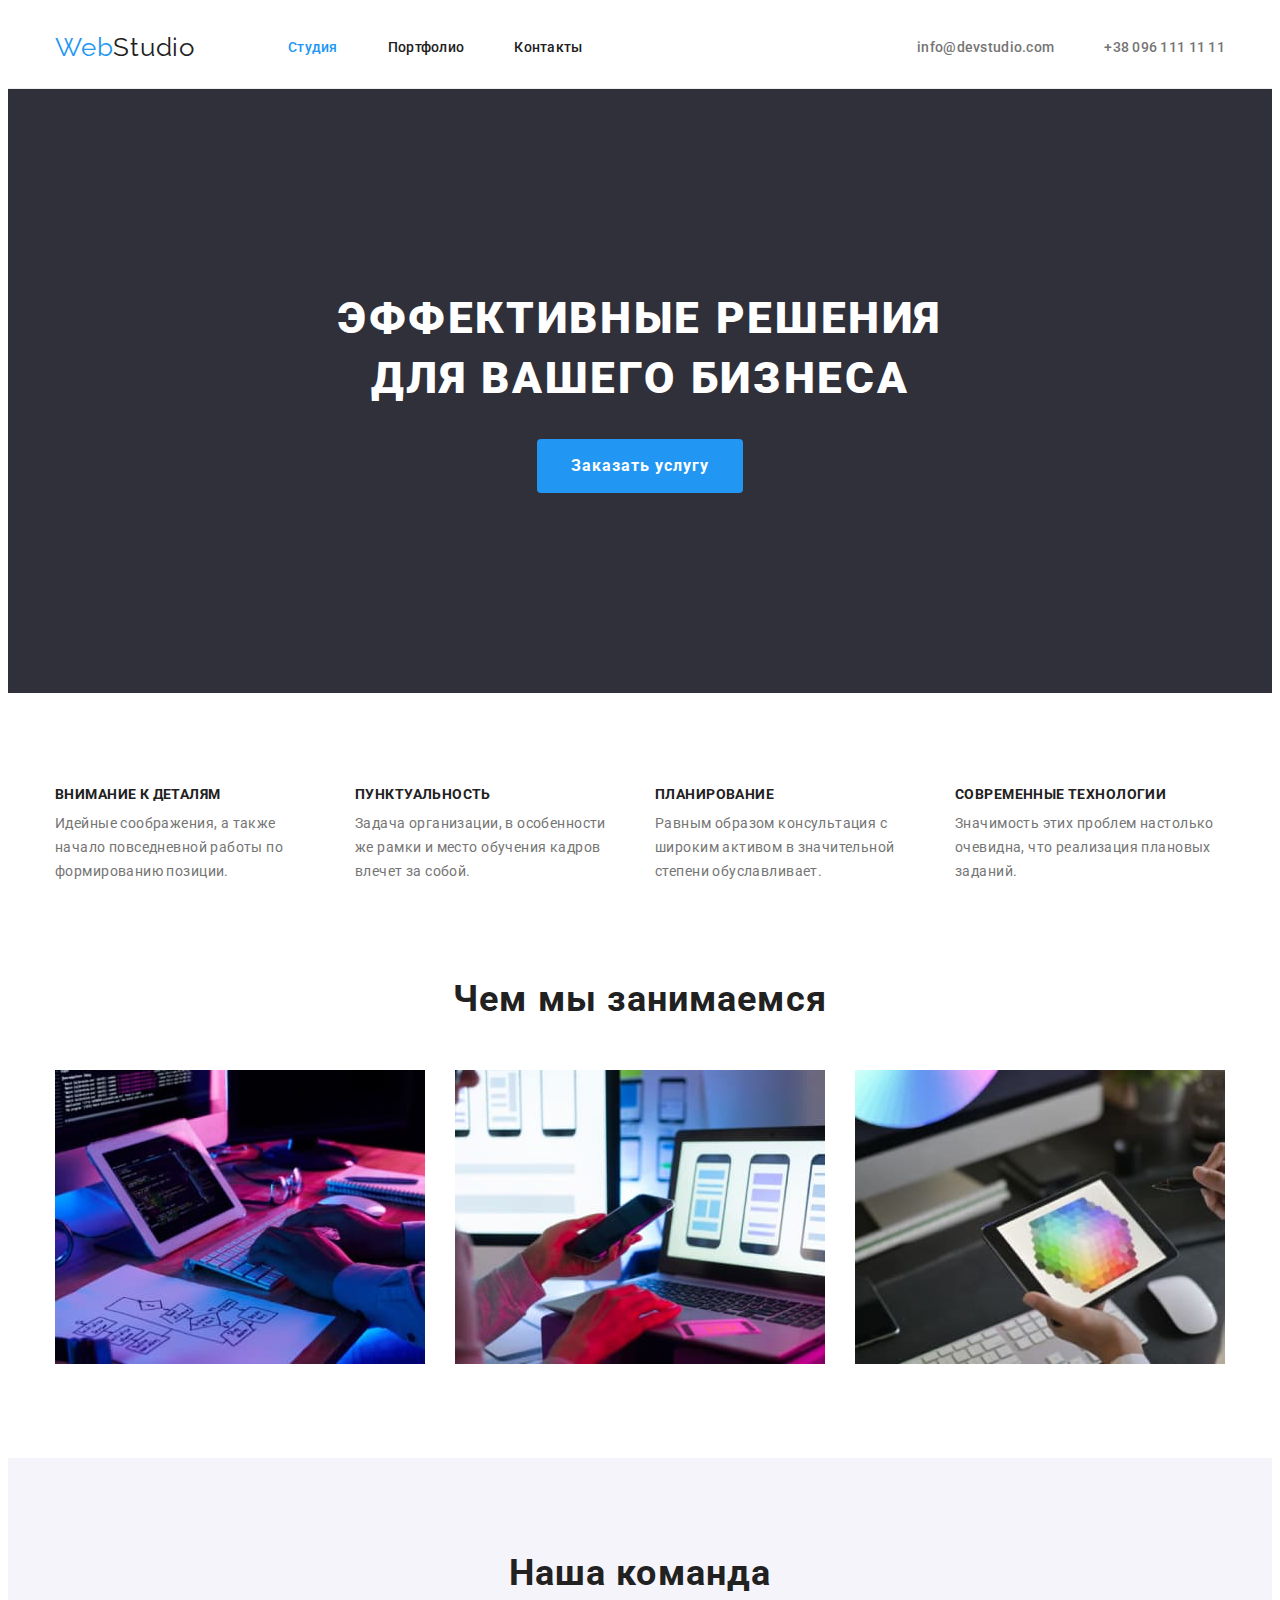
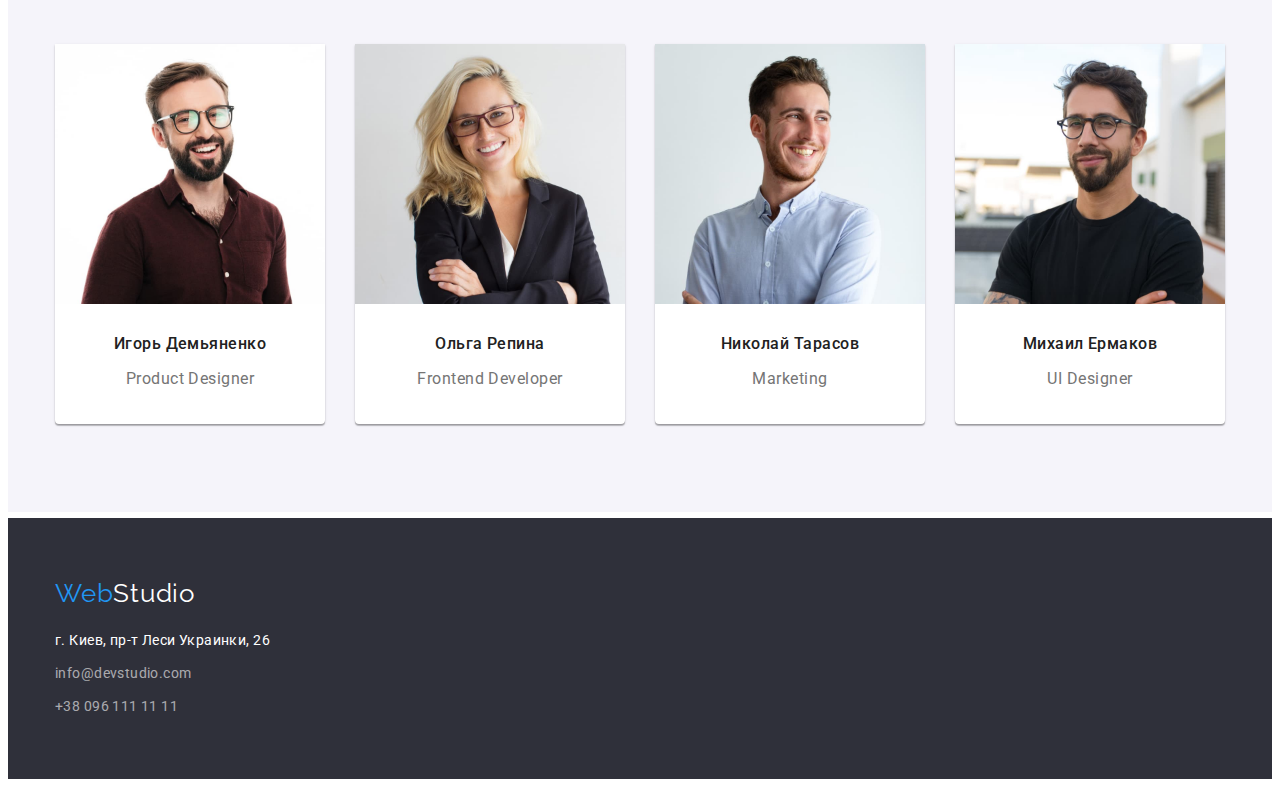
<file: index.html>
<!DOCTYPE html>
<html lang="ru">
<head>
    <meta charset="UTF-8">
    <meta http-equiv="X-UA-Compatible" content="IE=edge">
    <meta name="viewport" content="width=device-width, initial-scale=1.0">
    <title>Студия</title>
    <link rel="preconnect" href="https://fonts.googleapis.com">
    <link rel="preconnect" href="https://fonts.gstatic.com" crossorigin>
    <link href="https://fonts.googleapis.com/css2?family=Raleway:wght@700&family=Roboto:wght@400;500;700;900&display=swap" rel="stylesheet">
    <link rel="stylesheet" href="https://cdnjs.cloudflare.com/ajax/libs/modern-normalize/1.1.0/modern-normalize.min.css" integrity="sha512-wpPYUAdjBVSE4KJnH1VR1HeZfpl1ub8YT/NKx4PuQ5NmX2tKuGu6U/JRp5y+Y8XG2tV+wKQpNHVUX03MfMFn9Q==" crossorigin="anonymous" referrerpolicy="no-referrer" />
    <link rel="stylesheet" href="./css/styles.css">
</head>
    <body>
        <header class="header-studio">
            <div class="container header-container">
                <a class="link logo-hdr" href=""><span class="logo-accent">Web</span>Studio</a>
                <nav class="nav-block">
                    <ul class="site-nav">
                        <li class="site-nav-item"><a class="link-current" href="./index.html">Студия</a></li>
                        <li class="site-nav-item"><a class="link" href="./portfolio.html">Портфолио</a></li>
                        <li class="site-nav-item"><a class="link" href="">Контакты</a></li>
                    </ul>
                </nav>
                <ul class="contact-nav">
                    <li class="contact-nav-item"><a class="link mail-hdr" href="mailto:info@devstudio.com">info@devstudio.com</a></li>
                    <li class="contact-nav-item"><a class="link tel-hdr" href="tel:+380961111111">+38 096 111 11 11</a></li>
                </ul>
            </div>
        </header>
    <main>

    <!-- ГЕРОЙ -->

        <section class="order">
            <div class="container order-container">
                <h1 class="above-btn-txt">Эффективные решения для вашего бизнеса</h1>
                <button class="order-btn" type="button">Заказать услугу</button>
            </div>
        </section>
    
    <!-- ОСОБЕННОСТИ-->

    <section class="features" >
        <div class="container features-container">
            <ul class="features-list">
                <li class="features-list-item">
                    <h3 class="features-header">Внимание к деталям</h3>
                    <p class="features-description">Идейные соображения, а также начало повседневной работы по формированию позиции.</p>
                </li>
                <li class="features-list-item">
                    <h3 class="features-header">Пунктуальность</h3>
                    <p class="features-description">Задача организации, в особенности же рамки и место обучения кадров влечет за собой.</p>
                </li>
                <li class="features-list-item">
                    <h3 class="features-header">Планирование</h3>
                    <p class="features-description">Равным образом консультация с широким активом в значительной степени обуславливает.</p>
                </li>
                <li class="features-list-item">
                    <h3 class="features-header">Современные технологии</h3>
                    <p class="features-description">Значимость этих проблем настолько очевидна, что реализация плановых заданий.</p>
                </li>
            </ul>
        </div>
    </section>

    <!-- УСЛУГИ -->

    <section class="service">
        <div class="container service">
            <h2 class="service-header">Чем мы занимаемся</h2>
            <ul class="service-list">
                <li class="service-list-item">
                    <img src="./images/photo_1.jpg" alt="Рабочее место в оффисе" width="370" height="294">
                </li>
                <li class="service-list-item">
                    <img src="./images/photo_2.jpg" alt="Разработка веб-интерфейса приложения" width="370" height="294">
                </li>
                <li class="service-list-item">
                    <img src="./images/photo_3.jpg" alt="Работа с графическим планшетом" width="370" height="294">
                </li>
            </ul>
        </div>
    </section>

    <!-- КОМАНДА -->

    <section class="team">
        <div class="container-team">
            <h2 class="team-header">Наша команда</h2>
            <ul class="team-list">
                <li class="team-list-item">
                    <img class="team-photo" src="./images/team_1.jpg" alt="Игорь Демьяненко" width="270" height="260">
                    <div class="team-text"><h3 class="team-list-header">Игорь Демьяненко</h3>
                    <p class="team-list-activity">Product Designer</p></div>
                </li>
                <li class="team-list-item">
                    <img class="team-photo" src="./images/team_2.jpg" alt="Ольга Репина" width="270" height="260">
                    <div class="team-text"><h3 class="team-list-header">Ольга Репина</h3>
                    <p class="team-list-activity">Frontend Developer</p></div>
                </li>
                <li class="team-list-item">
                    <img class="team-photo" src="./images/team_3.jpg" alt="Николай Тарасов" width="270" height="260">
                    <div class="team-text"><h3 class="team-list-header">Николай Тарасов</h3>
                    <p class="team-list-activity">Marketing</p></div>                
                </li>
                <li class="team-list-item">
                    <img class="team-photo" src="./images/team_4.jpg" alt="Михаил Ермаков" width="270" height="260">
                    <div class="team-text"><h3 class="team-list-header">Михаил Ермаков</h3>
                    <p class="team-list-activity">UI Designer</p></div>
                </li>
            </ul>
        </div>
    </section>
</main>
    <footer class="footer-studio">
        <div class="container footer-container">
            <a class="link logo-ftr" href=""><span class="logo-accent">Web</span>Studio</a>
            <address class="footer-adress">
                <ul class="adress-list">
                    <li class="adress-item"><a class="link adress-ftr" href="">г. Киев, пр-т Леси Украинки, 26</a></li>
                    <li class="adress-item"><a class="link mail-ftr" href="mailto:info@devstudio.com">info@devstudio.com</a></li>
                    <li class="adress-item"><a class="link tel-ftr" href="tel:+380961111111">+38 096 111 11 11</a></li>
                </ul>
            </address>
        </div>
    </footer>
</body>
</html>
</file>
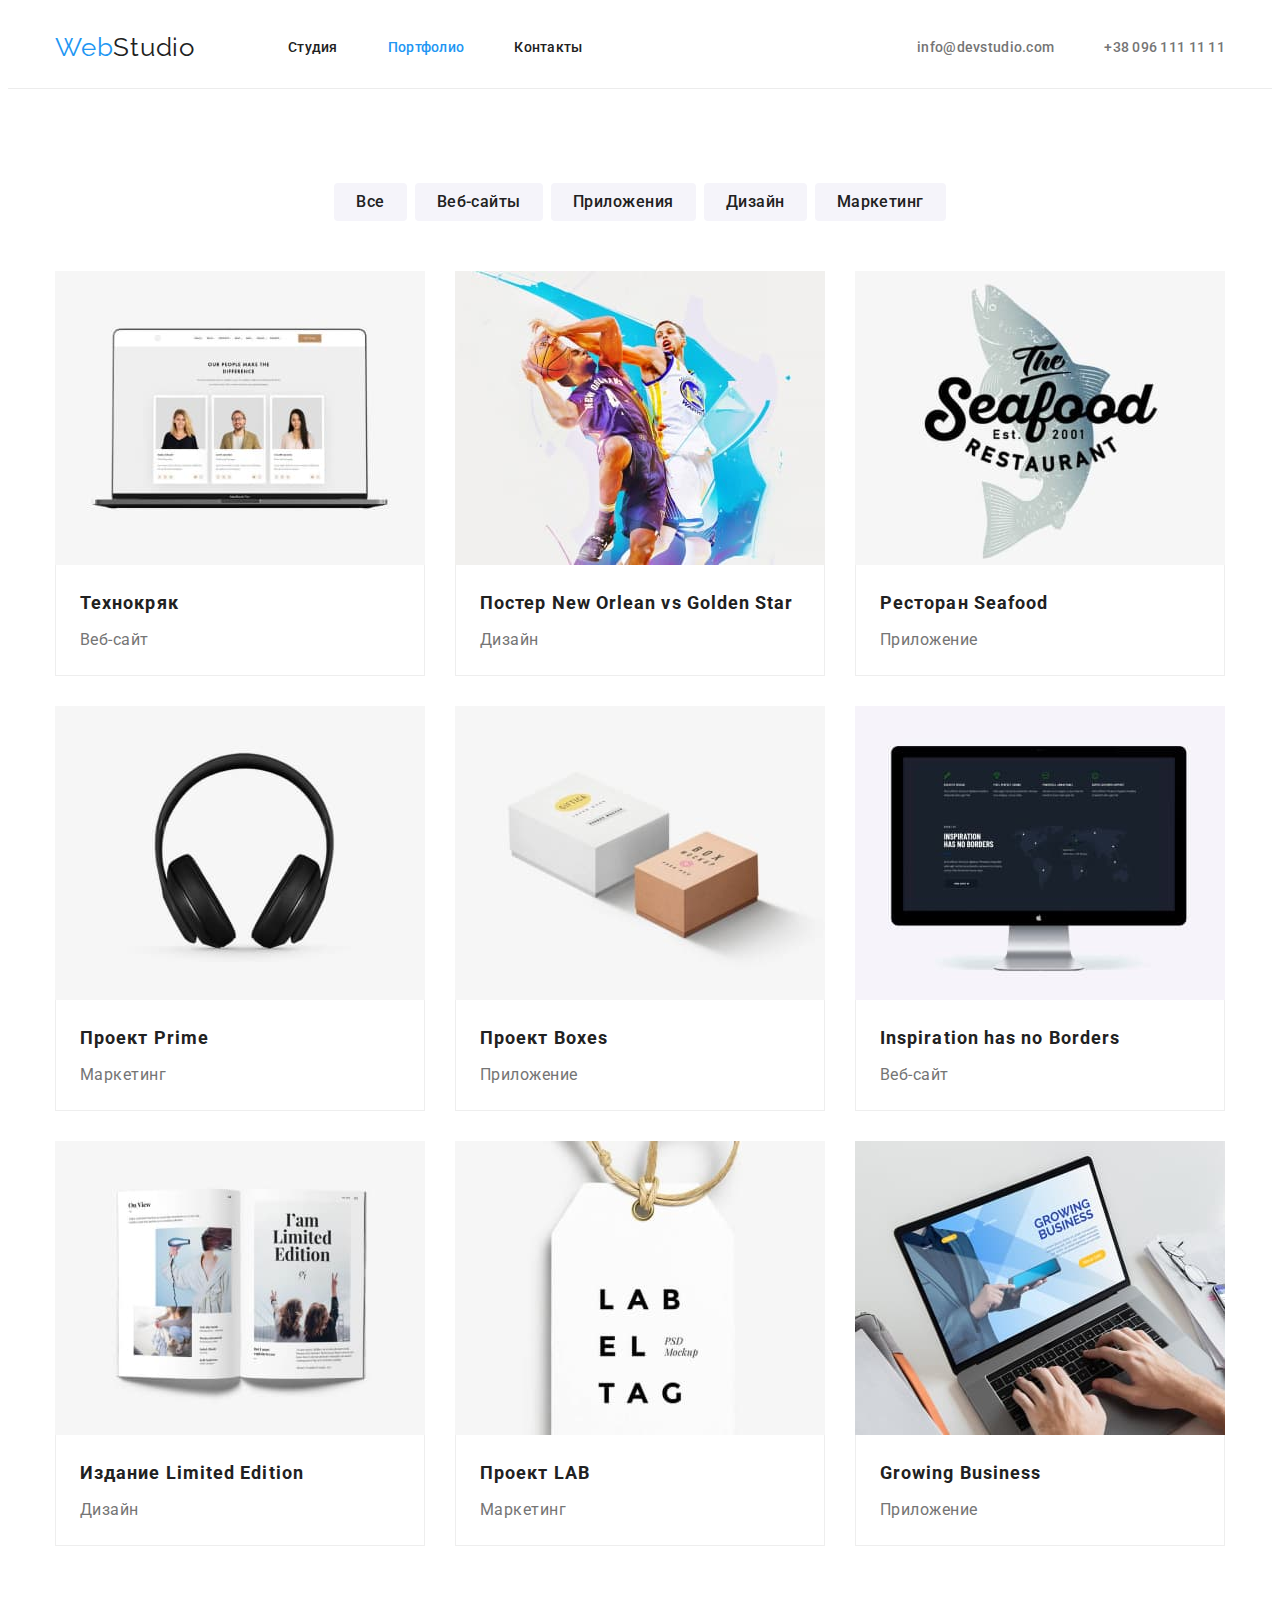
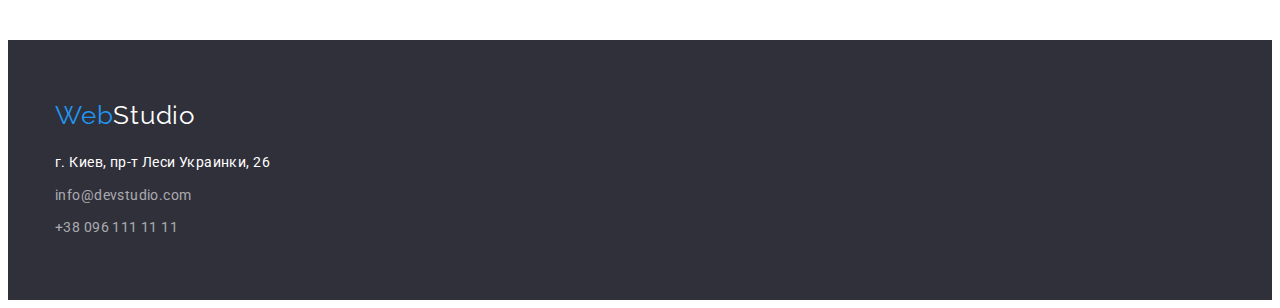
<file: portfolio.html>
<!DOCTYPE html>
<html lang="ru">

<head>
    <meta charset="UTF-8">
    <meta http-equiv="X-UA-Compatible" content="IE=edge">
    <meta name="viewport" content="width=device-width, initial-scale=1.0">
    <title>Портфолио</title>
    <link rel="preconnect" href="https://fonts.googleapis.com">
    <link rel="preconnect" href="https://fonts.gstatic.com" crossorigin>
    <link href="https://fonts.googleapis.com/css2?family=Raleway:wght@700&family=Roboto:wght@400;500;900&display=swap" rel="stylesheet">
    <link rel="stylesheet" href="https://cdnjs.cloudflare.com/ajax/libs/modern-normalize/1.1.0/modern-normalize.min.css" integrity="sha512-wpPYUAdjBVSE4KJnH1VR1HeZfpl1ub8YT/NKx4PuQ5NmX2tKuGu6U/JRp5y+Y8XG2tV+wKQpNHVUX03MfMFn9Q==" crossorigin="anonymous" referrerpolicy="no-referrer" />
    <link rel="stylesheet" href="./css/styles.css">
</head>

<body>
    <header class="header-studio">
        <div class="container header-container">
            <a class="link logo-hdr" href=""><span class="logo-accent">Web</span>Studio</a>
            <nav class="nav-block">
                <ul class="site-nav">
                    <li class="site-nav-item"><a class="link" href="./index.html">Студия</a></li>
                    <li class="site-nav-item"><a class="link-current" href="./portfolio.html">Портфолио</a></li>
                    <li class="site-nav-item"><a class="link" href="">Контакты</a></li>
                </ul>
            </nav>
            <ul class="contact-nav">
                <li class="contact-nav-item"><a class="link mail-hdr"
                    href="mailto:info@devstudio.com">info@devstudio.com</a></li>
                <li class="contact-nav-item"><a class="link tel-hdr" href="tel:+380961111111">+38 096 111 11 11</a></li>
            </ul>
        </div>
    </header>
    <main class="portfolio-main">
        <section class="container portfolio-content">
            <div>
                <h1 class="hide">Портфолио</h1>
                <ul class="filter">
                    <li class="filter-item"><button class="filter-btn" type="button">Все</button></li>
                    <li class="filter-item"><button class="filter-btn" type="button">Веб-сайты</button></li>
                    <li class="filter-item"><button class="filter-btn" type="button">Приложения</button></li>
                    <li class="filter-item"><button class="filter-btn" type="button">Дизайн</button></li>
                    <li class="filter-item"><button class="filter-btn" type="button">Маркетинг</button></li>
                </ul>
                <ul class="products">
                    <li class="products-item">
                        <img src="./images/portfolio-1.jpg" alt="Технокряк" width="370" height="294">
                        <div class="products-photo-description"><h2 class="products-name">Технокряк</h2>
                        <p class="products-list-description">Веб-сайт</p>
                        </div>
                    </li>
                    <li class="products-item">
                        <img src="./images/portfolio-2.jpg" alt="Постер New Orlean vs Golden Star" width="370" height="294">
                        <div class="products-photo-description"><h2 class="products-name">Постер New Orlean vs Golden Star</h2>
                        <p class="products-list-description">Дизайн</p>
                        </div>
                    </li>
                    <li class="products-item">
                        <img src="./images/portfolio-3.jpg" alt="Ресторан Seafood" width="370" height="294">
                        <div class="products-photo-description"><h2 class="products-name">Ресторан Seafood</h2>
                        <p class="products-list-description">Приложение</p>
                        </div>
                    </li>
                        <li class="products-item">
                        <img src="./images/portfolio-4.jpg" alt="Проект Prime" width="370" height="294">
                        <div class="products-photo-description"><h2 class="products-name">Проект Prime</h2>
                        <p class="products-list-description">Маркетинг</p>
                        </div>
                    </li>
                    <li class="products-item">
                        <img src="./images/portfolio-5.jpg" alt="Проект Boxes" width="370" height="294">
                        <div class="products-photo-description"><h2 class="products-name">Проект Boxes</h2>
                        <p class="products-list-description">Приложение</p>
                        </div>
                    </li>
                    <li class="products-item">
                        <img src="./images/portfolio-6.jpg" alt="Inspiration has no Borders" width="370" height="294">
                        <div class="products-photo-description"><h2 class="products-name">Inspiration has no Borders</h2>
                        <p class="products-list-description">Веб-сайт</p>
                        </div>
                    </li>
                    <li class="products-item">
                        <img src="./images/portfolio-7.jpg" alt="Издание Limited Edition" width="370" height="294">
                        <div class="products-photo-description"> <h2 class="products-name">Издание Limited Edition</h2>
                        <p class="products-list-description">Дизайн</p>
                        </div>
                    </li>
                    <li class="products-item">
                        <img src="./images/portfolio-8.jpg" alt="Проект LAB" width="370" height="294">
                        <div class="products-photo-description"><h2 class="products-name">Проект LAB</h2>
                        <p class="products-list-description">Маркетинг</p>
                        </div>
                    </li>
                    <li class="products-item">
                        <img src="./images/portfolio-9.jpg" alt="Growing Business" width="370" height="294">
                        <div class="products-photo-description"><h2 class="products-name">Growing Business</h2>
                        <p class="products-list-description">Приложение</p>
                        </div>
                    </li>
                </ul>
            </div>    
        </section>
    </main>
        <footer class="footer-studio">
            <div class="container footer-container">
                <a class="link logo-ftr" href=""><span class="logo-accent">Web</span>Studio</a>
                <address class="footer-adress">
                    <ul class="adress-list">
                        <li class="adress-item"><a class="link adress-ftr" href="">г. Киев, пр-т Леси Украинки, 26</a></li>
                        <li class="adress-item"><a class="link mail-ftr" href="mailto:info@devstudio.com">info@devstudio.com</a></li>
                        <li class="adress-item"><a class="link tel-ftr" href="tel:+380961111111">+38 096 111 11 11</a></li>
                    </ul>
                </address>
            </div>
        </footer>
</body>

</html>
</file>
<file: css/styles.css>
*,
::after,
::before {
  box-sizing: border-box;
}

:root {
  --primary-text-color: #212121;
  --accent-color: #2196f3;
  --primary-white-color: #ffffff;
}

body {
  font-family: "Raleway", sans-serif;
  font-family: "Roboto", sans-serif;
  color: var(--primary-text-color);
}

p,
h1,
h2,
h3,
h4,
h5,
h6 {
  margin: 0;
}

ul {
  margin: 0;
  padding: 0;
}

img {
  display: block;
  min-width: 100%;
}

section {
  padding: 94px 0 94px 0;
}

.container {
  width: 1200px;
  margin: 0 auto;
  padding: 0 15px 0 15px;
}

.hide {
  opacity: 0;
  font-size: 0px;
  line-height: 0px;
  display: none;
  color: transparent;
  visibility: hidden;
  overflow: hidden;
  width: 0px;
  height: 0px;
}

a {
  text-decoration: none;
  color: var(--primary-text-color);
}

li {
  list-style-type: none;
}

.logo-accent {
  color: var(--accent-color);
}

.link-current {
  color: var(--accent-color);
}

[Type="button"]:hover,
[Type="button"]:focus {
  color: var(--primary-white-color);
  background-color: var(--accent-color);
  cursor: pointer;
}

.link:hover,
.link:focus {
  color: var(--accent-color);
}

.header-studio {
  border-bottom: 1px solid #ececec;
}

.header-container {
  display: flex;
  align-items: center;
}

.logo-hdr {
  color: var(--primary-text-color);
  font-family: "Raleway";
  font-size: 26px;
  line-height: 1.19;
  letter-spacing: 0.03em;
  margin-right: 93px;
  padding-top: 24px;
  padding-bottom: 25px;
}

.nav-block {
  display: flex;
}

.site-nav {
  display: flex;
  color: var(--primary-text-color);
  font-size: 14px;
  line-height: 1.14;
  font-weight: 500;
  letter-spacing: 0.02em;
}

.site-nav-item:not(:last-child) {
  margin-right: 50px;
}

.contact-nav {
  display: flex;
  margin-left: auto;
  font-size: 14px;
  line-height: 1.14;
  font-weight: 500;
  letter-spacing: 0.02em;
}

.site-nav a,
.contact-nav a {
  padding-top: 32px;
  padding-bottom: 32px;
}

.contact-nav-item:not(:last-child) {
  margin-right: 50px;
}

.order {
  background-color: #2f303a;
  padding-top: 200px;
  padding-bottom: 200px;
}

.order-container {
  text-align: center;
}

.above-btn-txt {
  text-transform: uppercase;
  color: var(--primary-white-color);
  font-size: 44px;
  line-height: 1.36;
  font-weight: 900;
  letter-spacing: 0.06em;
  margin: auto;
  margin-bottom: 30px;
  width: 696px;
}

.order-btn {
  font-family: "Roboto";
  font-size: 16px;
  line-height: 1.87;
  font-weight: 700;
  letter-spacing: 0.06em;
  color: var(--primary-white-color);
  background-color: var(--accent-color);
  padding: 10px 32px 10px 32px;
  border-radius: 4px;
  border-color: transparent;
}

.features {
  padding-bottom: 0;
}

.features-list {
  display: flex;
  flex-wrap: wrap;
  margin-left: -30px;
  margin-top: -30px;
}

.features-list-item {
  flex-basis: calc(100% / 4 - 30px);
  margin-left: 30px;
  margin-top: 30px;
}
.features h3 {
  text-transform: uppercase;
  font-size: 14px;
  line-height: 1.14;
  font-weight: 700;
  letter-spacing: 0.03em;
  margin-bottom: 10px;
}

.features p {
  color: #757575;
  font-size: 14px;
  line-height: 1.71;
  font-weight: 400;
  letter-spacing: 0.03em;
}

.service h2 {
  color: var(--primary-text-color);
  font-size: 36px;
  line-height: 1.17;
  font-weight: 700;
  letter-spacing: 0.03em;
  margin-bottom: 50px;
  text-align: center;
}

.service-list {
  display: flex;
  justify-content: center;
  margin-left: -30px;
  margin-top: -30px;
}

.service-list-item {
  margin-left: 30px;
  margin-top: 30px;
}

.service-list-item:not(:first-child) {
  margin-left: 30px;
}
.team {
  background-color: #f5f4fa;
  margin-bottom: 6px;
  padding-bottom: 88px;
  padding-top: 94px;
}

.team-list {
  display: flex;
  justify-content: center;
}

.team-list-item {
  background: var(--primary-white-color);
  box-shadow: 0px 1px 3px rgba(0, 0, 0, 0.12), 0px 1px 1px rgba(0, 0, 0, 0.14),
    0px 2px 1px rgba(0, 0, 0, 0.2);
  border-radius: 0px 0px 4px 4px;
}

.team-list-item:not(:last-child) {
  margin-right: 30px;
}

.team h2 {
  color: var(--primary-text-color);
  font-size: 36px;
  line-height: 1.17;
  font-weight: 700;
  letter-spacing: 0.03em;
  text-align: center;
  margin-bottom: 50px;
}

.team-text {
  padding-top: 30px;
  padding-bottom: 30px;
}

.team h3 {
  color: var(--primary-text-color);
  font-size: 16px;
  line-height: 1.19;
  font-weight: 500;
  letter-spacing: 0.03em;
  margin-bottom: 10px;
  text-align: center;
}

.team p {
  color: #757575;
  font-size: 16px;
  line-height: 1.9;
  font-weight: 400;
  letter-spacing: 0.03em;
  text-align: center;
}

footer {
  background-color: #2f303a;
  padding-top: 60px;
  padding-bottom: 60px;
}

.logo-ftr {
  display: flex;
  color: var(--primary-white-color);
  font-family: "Raleway";
  font-size: 26px;
  line-height: 1.19;
  letter-spacing: 0.03em;
  text-align: center;
  padding-bottom: 20px;
}

.adress-ftr {
  color: var(--primary-white-color);
  font-size: 14px;
  line-height: 1.71;
  font-weight: 400;
  letter-spacing: 0.03em;
}

.mail-hdr,
.tel-hdr {
  color: #757575;
}

.mail-ftr,
.tel-ftr {
  color: rgba(255, 255, 255, 0.6);
  font-size: 14px;
  line-height: 1.71;
  font-weight: 400;
  letter-spacing: 0.03em;
}

.adress-item:not(:last-of-type) {
  margin-bottom: 9px;
}

.portfolio-content {
  background-color: var(--primary-white-color);
  padding-bottom: 94px;
  padding-top: 94px;
}

.filter {
  display: flex;
  justify-content: center;
  margin-bottom: 50px;
}

.filter-btn {
  display: inline-block;
  padding: 6px 22px;
  width: max-content;
  height: 38px;
  border-radius: 4px;
  border-color: var(--primary-white-color);
  background-color: rgba(245, 244, 250, 1);
  font-family: "Roboto";
  color: var(--primary-text-color);
  font-size: 16px;
  line-height: 1.62;
  font-weight: 500;
  letter-spacing: 0.03em;
  border-width: 0px;
}

.filter > li:not(:last-child) {
  margin-right: 8px;
}

.products {
  display: flex;
  flex-wrap: wrap;
  margin-left: -30px;
  margin-top: -30px;
}

.products-item {
  flex-basis: calc(100% / 3 - 30px);
  margin-left: 30px;
  margin-top: 30px;
}

.products h2 {
  color: var(--primary-text-color);
  font-size: 18px;
  line-height: 2;
  font-weight: 700;
  letter-spacing: 0.06em;
  text-align: left;
  margin-bottom: 4px;
}

.products p {
  color: #757575;
  font-size: 16px;
  line-height: 1.87;
  font-weight: 400;
  letter-spacing: 0.03em;
  text-align: left;
}

.products-photo-description {
  padding: 20px 24px;
  border: 1px solid #eeeeee;
  border-top: none;
  box-sizing: border-box;
}

.main-portfolio h1 {
  display: none;
}

address {
  font-style: normal;
}
</file>
